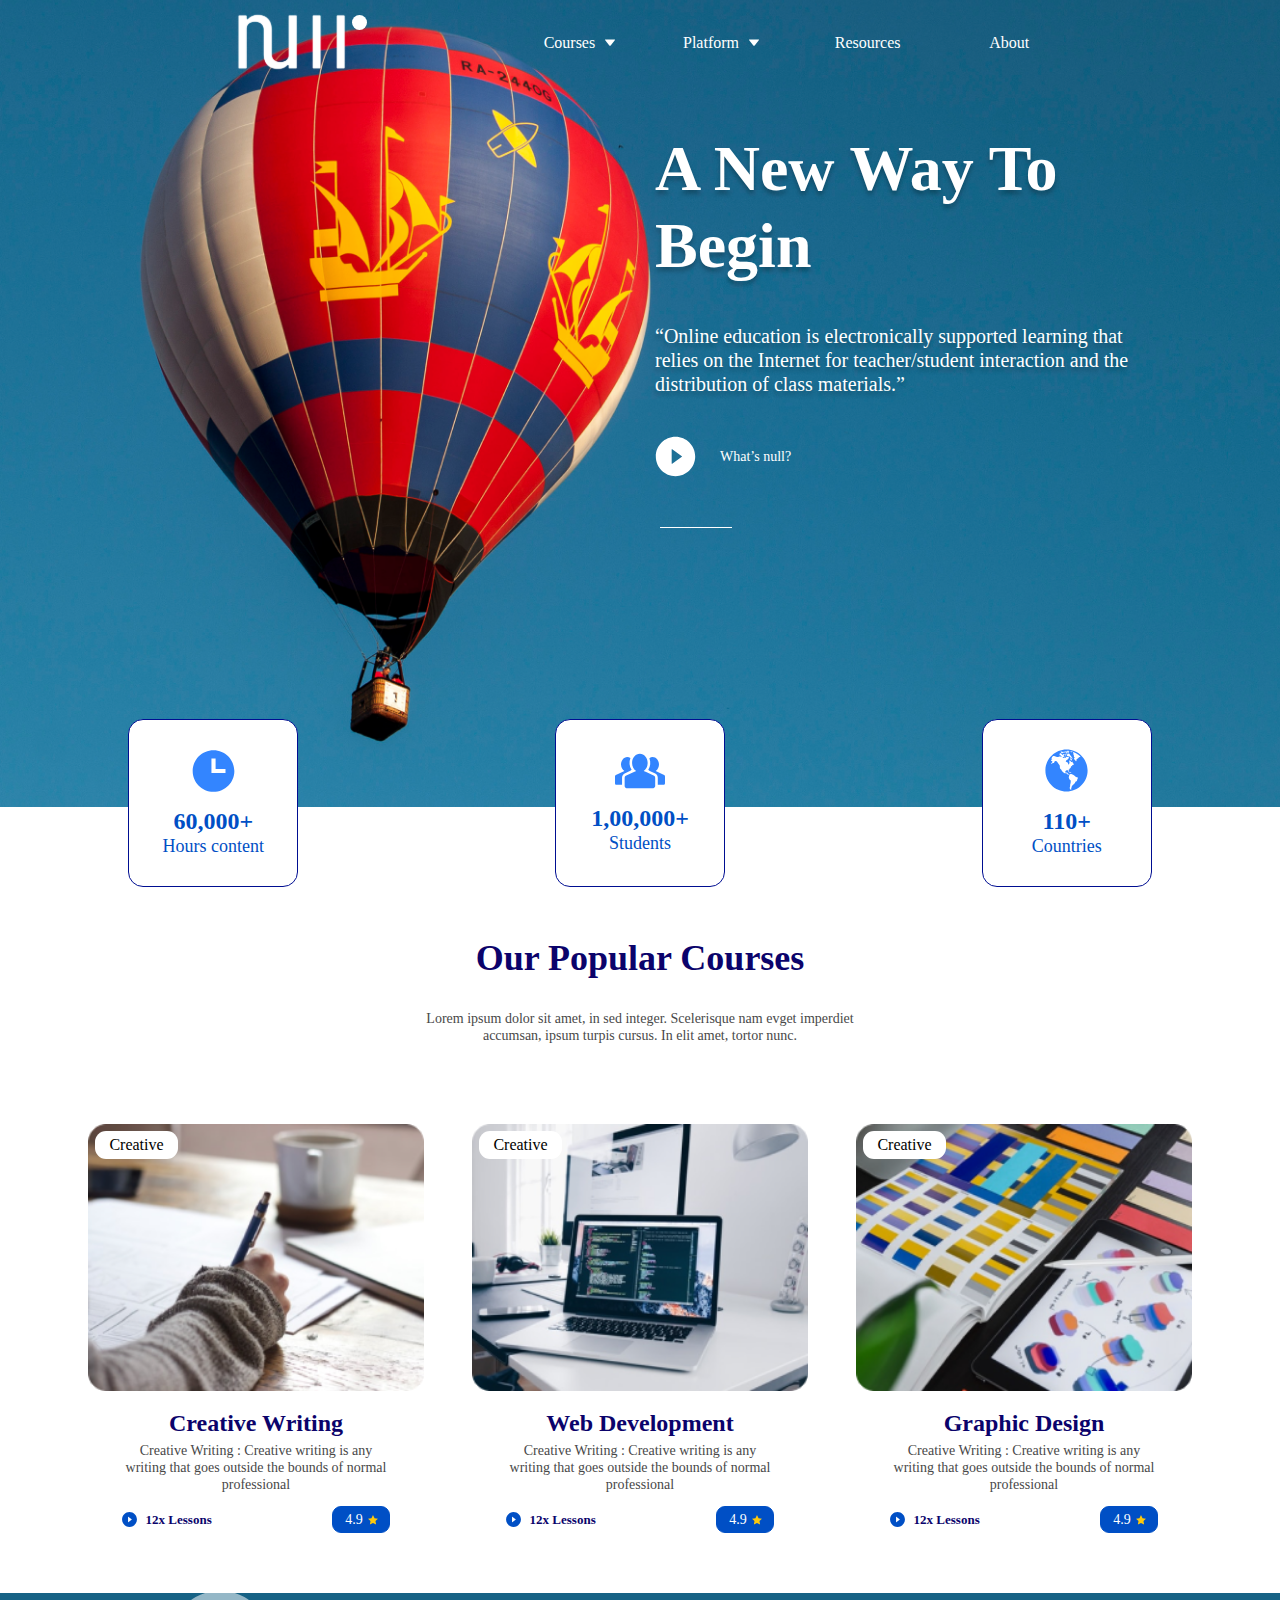
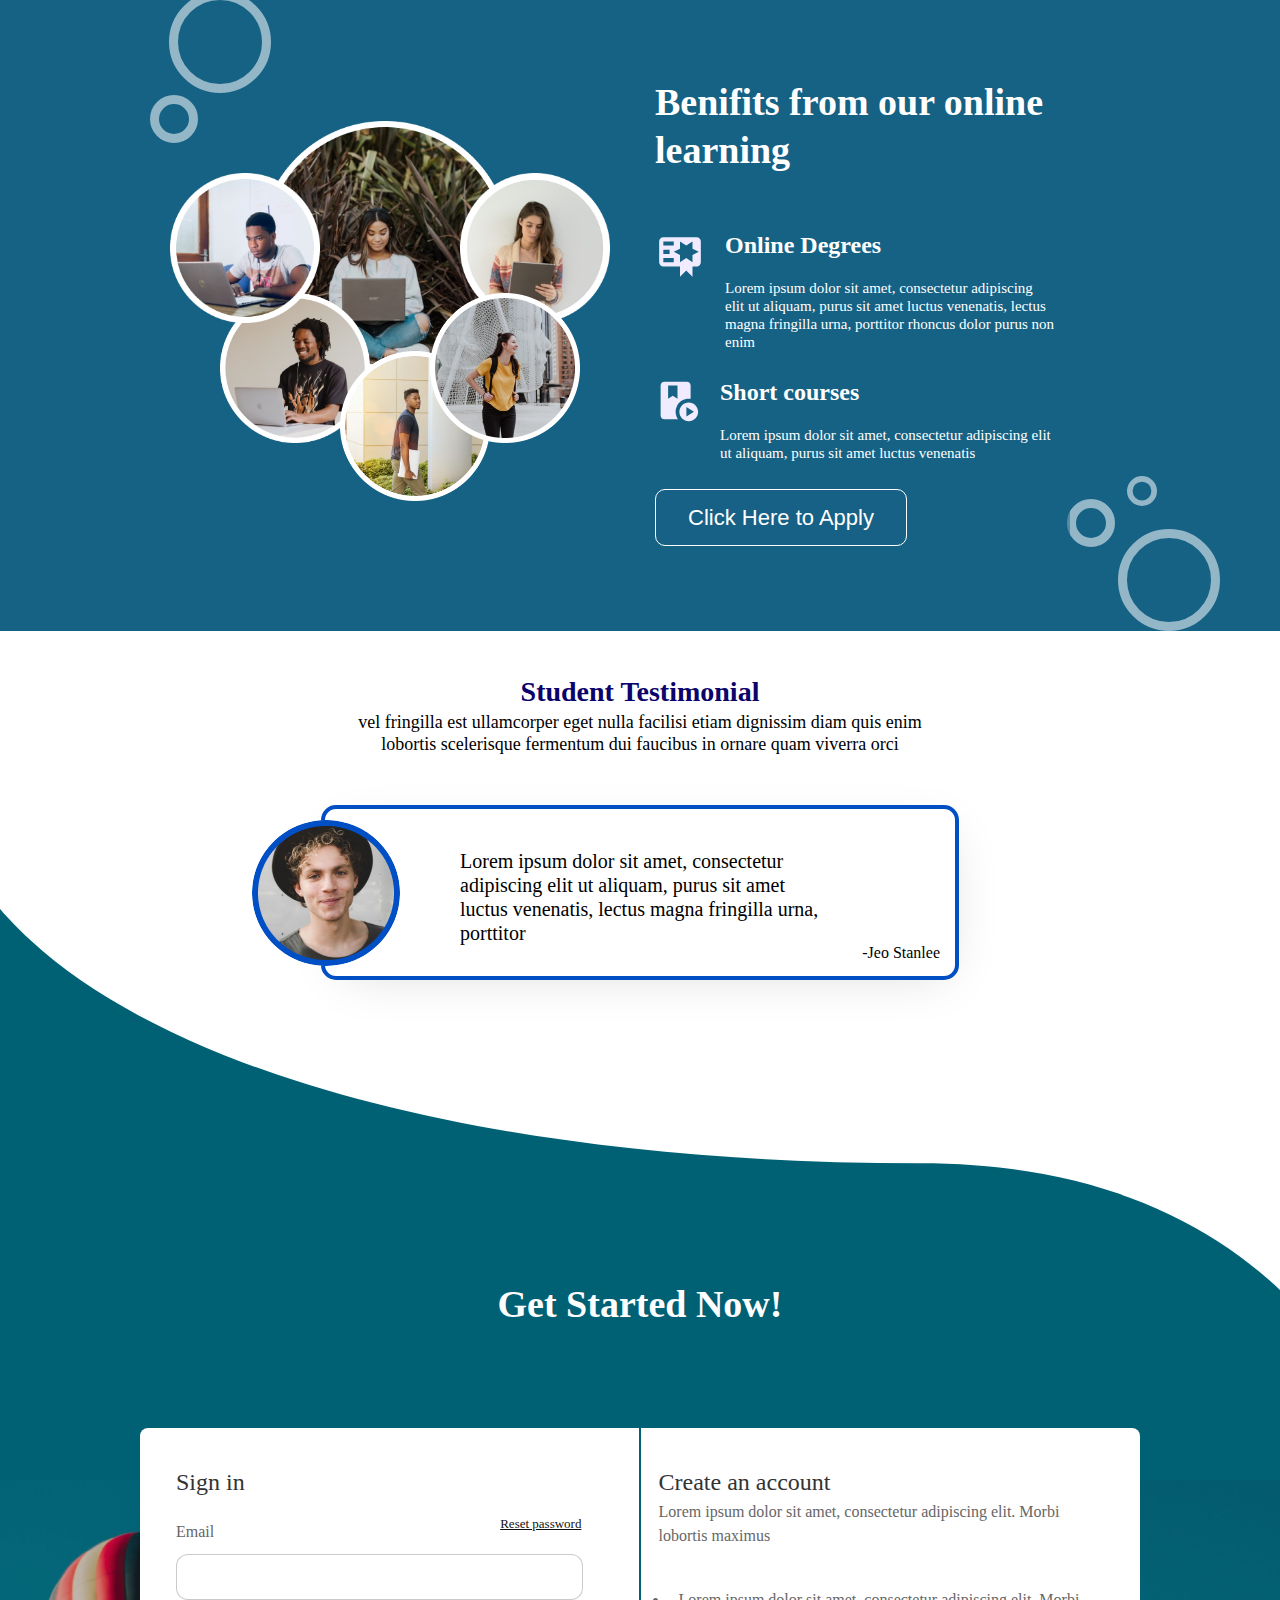
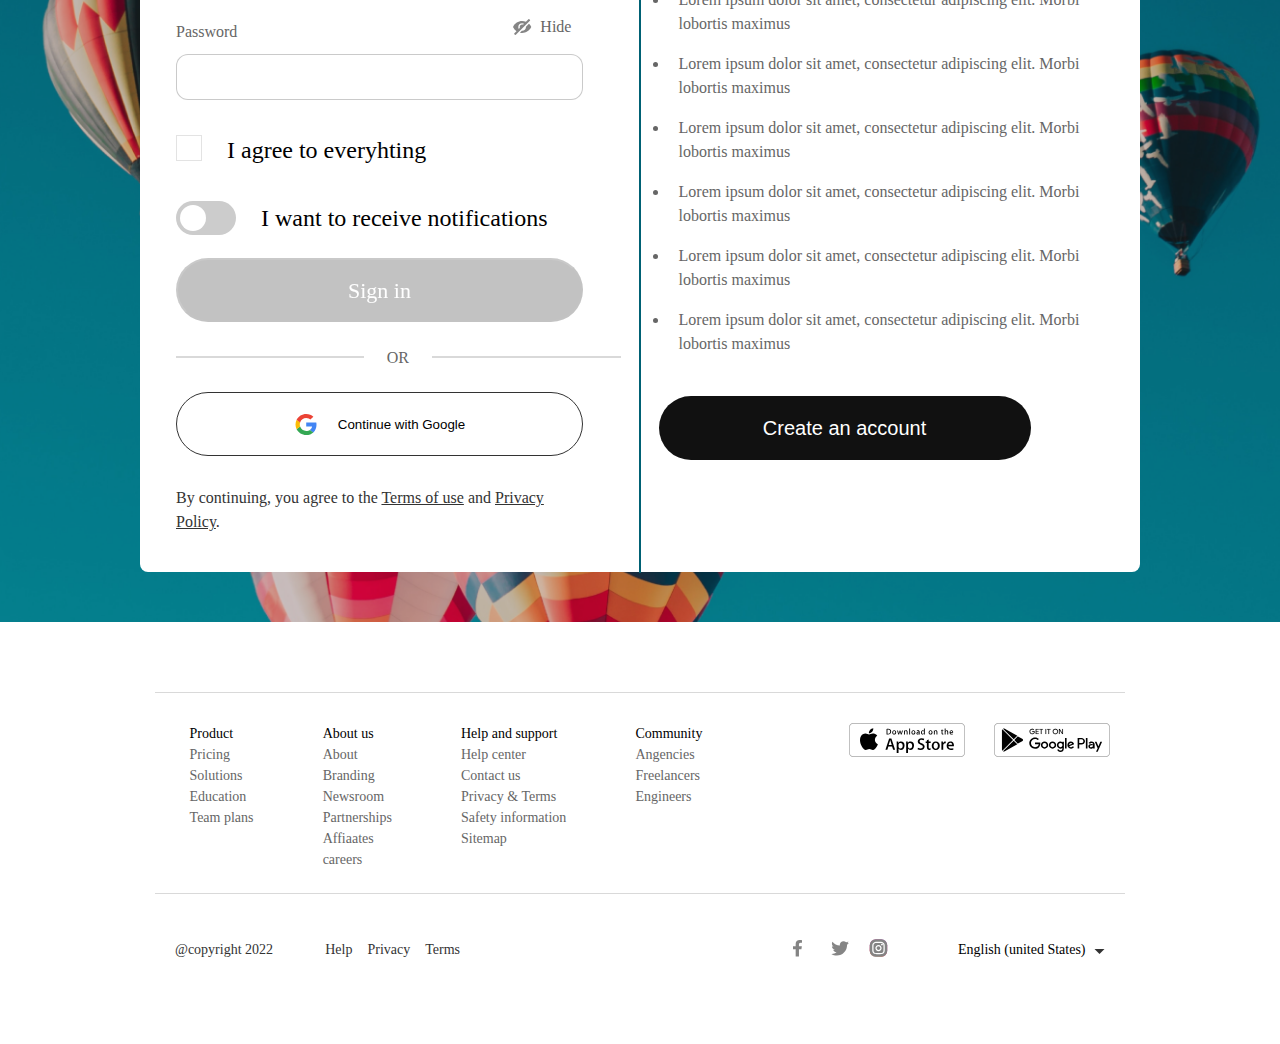
<file: index.html>
<!DOCTYPE html>
<html lang="en">
<head>
  <meta charset="UTF-8">
  <meta http-equiv="X-UA-Compatible" content="IE=edge">
  <meta name="viewport" content="width=device-width, initial-scale=1.0">
  <title>MockUp</title>
  <link rel="stylesheet" href="./css/style.css">
</head>
<body>
  <header>
    <div class="header">
      <div class="header__logo">
        <img src="./images/logo/logo.svg" alt="Logo">
        <img src="./images/logo/dote.svg" alt="Dote" class="header__logo--dote">
      </div>
      <nav class="header__navbar">
        <input id="menu-toggle" type="checkbox" />
        <label class='menu-button-container' for="menu-toggle">
          <div class='menu-button'></div>
        </label>
        <ul class="menu">
          <li>
            <input type="checkbox" id="consumer" />
            <label class="submenu" for="consumer">
              Courses
              <img src="./images/arrow.svg" alt="Arrow" class="menu__arrow">
            </label>
            <ul class="dropdown">
              <li>
                <a href="#">example 1</a>
              </li>
              <li>
                <a href="#">example 2</a>
              </li>
              <li>
                <a href="#">example 3</a>
              </li>
              </ul>
          </li>
          <li>
            <input type="checkbox" id="platform" />
            <label class="submenu" for="platform">
              Platform 
              <img src="./images/arrow.svg" alt="Arrow" class="menu__arrow">
            </label>
            <ul class="dropdown">
              <li>
                <a href="#">example 1</a>
              </li>
              <li>
                <a href="#">example 2</a>
              </li>
              <li>
                <a href="#">example 3</a>
              </li>
              </ul>
          </li>
          <li>Resources</li>
          <li>About</li>
        </ul>
      </nav>
    </div>
  </header>
  <main>
    <section class="introduce">
      <div class="introduce__wrapper">
        <h1>
          A New Way To Begin
        </h1>
        <p>
          “Online education is electronically supported learning that relies on the Internet for teacher/student interaction and the distribution of class materials.”
        </p>
        <div class="introduce__videoblock">
          <a href="https://www.youtube.com/" target="_blank">
            <img src="./images/iconVideo.svg" alt="Play video" class="introduce__videoblock--image">
            What’s null?
          </a>
        </div>
      </div>
      <div class="statistic">
        <div class="statistic__block">
          <img src="./images/introduce/clock.svg" alt="Clock" class="statistic__img">
          <h4 class="statistic__title">
            60,000+
          </h4>
          <h5 class="statistic__subtitle">
            Hours content
          </h5>
        </div>
        <div class="statistic__block">
          <img src="./images/introduce/people.svg" alt="People" class="statistic__img">
          <h4 class="statistic__title">
            1,00,000+
          </h4>
          <h5 class="statistic__subtitle">
            Students
          </h5>
        </div>
        <div class="statistic__block">
          <img src="./images/introduce/Earth.svg" alt="Earth" class="statistic__img">
          <h4 class="statistic__title">
            110+
          </h4>
          <h5 class="statistic__subtitle">
            Countries
          </h5>
        </div>
      </div>
    </section>
    <section class="courses">
      <h2>
        Our Popular Courses
      </h2>
      <p class="courses__subtitle">
        Lorem ipsum dolor sit amet, in sed integer. Scelerisque nam evget imperdiet accumsan, ipsum  turpis cursus. In elit amet, tortor nunc.
      </p>
      <div class="courses__content">
        <div class="course">
          <div class="course__image">
            <img src="./images/courses/writing.png" alt="Writing course">
            <div class="course__image--comment">
              Creative
            </div>
          </div>
          <h4>
            Creative Writing
          </h4>
          <p>
            Creative Writing : Creative writing is any writing that goes outside the bounds of normal professional 
          </p>
          <div class="course__footer">
            <div class="course__footer--lessons">
              <img src="./images/courses/courseVideo.svg" alt="Video player" class="course__footer--icon">
              12x Lessons
            </div>
            <div class="course__footer--evaluation">
              4.9
              <img src="./images/courses/star.svg" alt="Stars">
            </div>
          </div>
        </div>
        <div class="course">
          <div class="course__image">
            <img src="./images/courses/web.png" alt="Writing course">
            <div class="course__image--comment">
              Creative
            </div>
          </div>
          <h4>
            Web Development
          </h4>
          <p>
            Creative Writing : Creative writing is any writing that goes outside the bounds of normal professional 
          </p>
          <div class="course__footer">
            <div class="course__footer--lessons">
              <img src="./images/courses/courseVideo.svg" alt="Video player" class="course__footer--icon">
              12x Lessons
            </div>
            <div class="course__footer--evaluation">
              4.9
              <img src="./images/courses/star.svg" alt="Stars">
            </div>
          </div>
        </div>
        <div class="course">
          <div class="course__image">
            <img src="./images/courses/design.png" alt="Writing course">
            <div class="course__image--comment">
              Creative
            </div>
          </div>
          <h4>
            Graphic Design
          </h4>
          <p>
            Creative Writing : Creative writing is any writing that goes outside the bounds of normal professional 
          </p>
          <div class="course__footer">
            <div class="course__footer--lessons">
              <img src="./images/courses/courseVideo.svg" alt="Video player" class="course__footer--icon">
              12x Lessons
            </div>
            <div class="course__footer--evaluation">
              4.9
              <img src="./images/courses/star.svg" alt="Stars">
            </div>
          </div>
        </div>
      </div>
    </section>
    <section class="online">
      <div class="online__wrapper">
        <div class="online__block">
          <h2>
            Benifits from our online learning
          </h2>
          <div class="online__content">
            <img src="./images/online/degrees.svg" alt="Online Degrees">
            <div class="online__content--description">
              <h3>
                Online Degrees
              </h3>
              <p>
                Lorem ipsum dolor sit amet, consectetur adipiscing elit ut aliquam, purus sit amet luctus venenatis, lectus magna fringilla urna, porttitor rhoncus dolor purus non enim
              </p>
            </div>
          </div>
          <div class="online__content">
            <img src="./images/online/short.svg" alt="Short courses">
            <div class="online__content--description">
              <h3>
                Short courses
              </h3>
              <p>
                Lorem ipsum dolor sit amet, consectetur adipiscing elit ut aliquam, purus sit amet luctus venenatis
              </p>
            </div>
          </div>
          <button>
            Click Here to Apply
          </button>
        </div>
        <div class="bg">
          <div class="bg__circles">
            <div class="bg__circles--top">
              <img src="./images/online/circle-big.svg" alt="Big circle" class="circle__big">
              <img src="./images/online/circle-mid.svg" alt="Mid circle" class="circle__mid">
            </div>
            <div class="bg__circles--bottom">
              <img src="./images/online/circle-big.svg" alt="Big circle" class="circle__big">
              <img src="./images/online/circle-mid.svg" alt="Mid circle" class="circle__mid">
              <img src="./images/online/circle-lit.svg" alt="Little circle" class="circle__lit">
            </div>
          </div>
          <div class="bg__users">
            <img src="./images/online/users/user-first.png" alt="User" class="bg__users--block bg__user--first">
            <img src="./images/online/users/user-second.png" alt="User" class="bg__users--block bg__user--second">
            <img src="./images/online/users/user-third.png" alt="User" class="bg__users--block bg__user--third">
            <img src="./images/online/users/user-fourth.png" alt="User" class="bg__users--block bg__user--fourth">
            <img src="./images/online/users/user-fifth.png" alt="User" class="bg__users--block bg__user--fifth">
            <img src="./images/online/users/user-sixth.png" alt="User" class="bg__users--block bg__user--sixth">
          </div>
        </div>
      </div>
    </section>
    <section class="testimonial">
      <h2>
        Student Testimonial
      </h2>
      <p class="testimonial__subtitle">
        vel fringilla est ullamcorper eget nulla facilisi etiam dignissim diam quis enim lobortis scelerisque fermentum dui faucibus in ornare quam viverra orci
      </p>
      <div class="testimonial__block">
        <img src="./images/testimonial/user.jpg" alt="User">
        <p>
          Lorem ipsum dolor sit amet, consectetur adipiscing elit ut aliquam, purus sit amet luctus venenatis, lectus magna fringilla urna, porttitor
        </p>
        <h5>
          -Jeo Stanlee
        </h5>
      </div>
    </section>
    <section class="start">
      <div class="start__wrapper">
        <img src="./images/start/start_bg.png" alt="Balloons">
      </div>
      <h2>Get Started Now!</h2>
      <div class="start__block">
        <div class="start__form">
          <h3>Sign in</h3>
          <form action="submit" class="form">
            <h5>Reset password</h5>
            <p class="form__text">
              Email
            </p>
            <input type="email" name="email">
            <div class="form__password--wrapper">
              <p class="form__text">
                Password
              </p>
              <p class="form__password--subtitle" class="form__text">
                <img src="./images/hidden.svg" alt="Hidden">
                Hide
              </p>
            </div>
            <input type="password" name="email">
            <label class="start__form--label">
              <input type="checkbox" name="agreement" id="agreement">
              <label class="start__form--checkbox" for="agreement"></label>
              I agree to everyhting
            </label>
            <div class="slider__container"> 
              <label class="slider__switch" for="checkbox">
                <input type="checkbox" id="checkbox" />
                <div class="slider__slider slider__round"></div> 
              </label>
              <p>I want to receive notifications</p>
            </div>
            <button class="start__form--btn" disabled>
              Sign in
            </button>
          </form>
          <span class="start__form--line">
            <div class="start__form--or">OR</div>
          </span>
          <button class="start__form--google">
            <img src="./images/start/google.svg" alt="Google">
            Continue with Google
          </button>
          <p class="start__form--text">
            By continuing, you agree to the <a href="#">Terms of use</a> and <a href="#">Privacy Policy</a>. 
          </p>
        </div>
        <span class="start__line"></span>
        <aside class="start__account">
          <h3>
            Create an account
          </h3>
          <p>
            Lorem ipsum dolor sit amet, consectetur adipiscing elit. Morbi lobortis maximus 
          </p>
          <ul>
            <li>
              Lorem ipsum dolor sit amet, consectetur adipiscing elit. Morbi lobortis maximus 
            </li>
            <li>
              Lorem ipsum dolor sit amet, consectetur adipiscing elit. Morbi lobortis maximus 
            </li>
            <li>
              Lorem ipsum dolor sit amet, consectetur adipiscing elit. Morbi lobortis maximus 
            </li>
            <li>
              Lorem ipsum dolor sit amet, consectetur adipiscing elit. Morbi lobortis maximus 
            </li>
            <li>
              Lorem ipsum dolor sit amet, consectetur adipiscing elit. Morbi lobortis maximus 
            </li>
            <li>
              Lorem ipsum dolor sit amet, consectetur adipiscing elit. Morbi lobortis maximus 
            </li>
          </ul>
          <button class="start__account-btn">
            Create an account
          </button>
        </aside>
      </div>
    </section>
  </main>
  <footer>
    <div class="footer__main">
      <div class="footer__content">
        <div class="footer__block">
          <h5>Product</h5>
          <label for="product">
            Product
          </label>
          <input type="checkbox" name="product" id="product" />
          <ul>
            <a href="#">Pricing</a>
            <a href="#">Solutions</a>
            <a href="#">Education</a>
            <a href="#">Team plans</a>
          </ul>
        </div>
        <div class="footer__block">
          <h5>About us</h5>
          <label for="aboutUs">
            About us
          </label>
          <input type="checkbox" name="product" id="aboutUs" />
          <ul>
            <a href="#">About</a>
            <a href="#">Branding</a>
            <a href="#">Newsroom</a>
            <a href="#">Partnerships</a>
            <a href="#">Affiaates</a>
            <a href="#">careers</a>
          </ul>
        </div>
        <div class="footer__block">
          <h5>Help and support</h5>
          <label for="helpAndSupport">
            Help and support
          </label>
          <input type="checkbox" name="product" id="helpAndSupport" />
          <ul>
            <a href="#">Help center</a>
            <a href="#">Contact us</a>
            <a href="#">Privacy & Terms</a>
            <a href="#">Safety information</a>
            <a href="#">Sitemap</a>
          </ul>
        </div>
        <div class="footer__block">
          <h5>Community</h5>
          <label for="community">
            Community
          </label>
          <input type="checkbox" name="product" id="community" />
          <ul>
            <a href="#">Angencies</a>
            <a href="#">Freelancers</a>
            <a href="#">Engineers</a>
          </ul>
        </div>
      </div>
      <div class="footer__btns">
        <a>
          <img src="./images/footer/appStore.svg" alt="App Store">
        </a>
        <a>
          <img src="./images/footer/googlePlay.svg" alt="Google Play">
        </a>
      </div>
    </div>
    <div class="footer__footer">
      <div class="footer__footer--copyright">
        <p>
          @copyright 2022
        </p>
        <div>
          <a href="#">Help</a>
          <a href="#">Privacy</a>
          <a href="#">Terms</a>
        </div>
      </div>
      <div class="footer__footer--interactive">
        <div>
          <a href="https://www.facebook.com/" target="_blank">
            <img src="./images/footer/facebook.svg" alt="facebook">
          </a>
          <a href="https://twitter.com/" target="_blank">
            <img src="./images/footer/twitter.svg" alt="twitter">
          </a>
          <a href="https://www.instagram.com/" target="_blank">
            <img src="./images/footer/instagram.svg" alt="instagram">
          </a>
        </div>
        <div class="footer__footer--language">
          <label for="language" class="footer__footer--checkbox">
            English (united States)
            <img src="./images/footer/arrow.svg" alt="arrow">
          </label>
          <input type="checkbox" name="language" id="language">
          <ul>
            <li>English (united States)</li>
            <li>English (Great Britain)</li>
            <li>Ukrainian</li>
          </ul>
        </div>
      </div>
    </div>
  </footer>
</body>
</html>
</file>
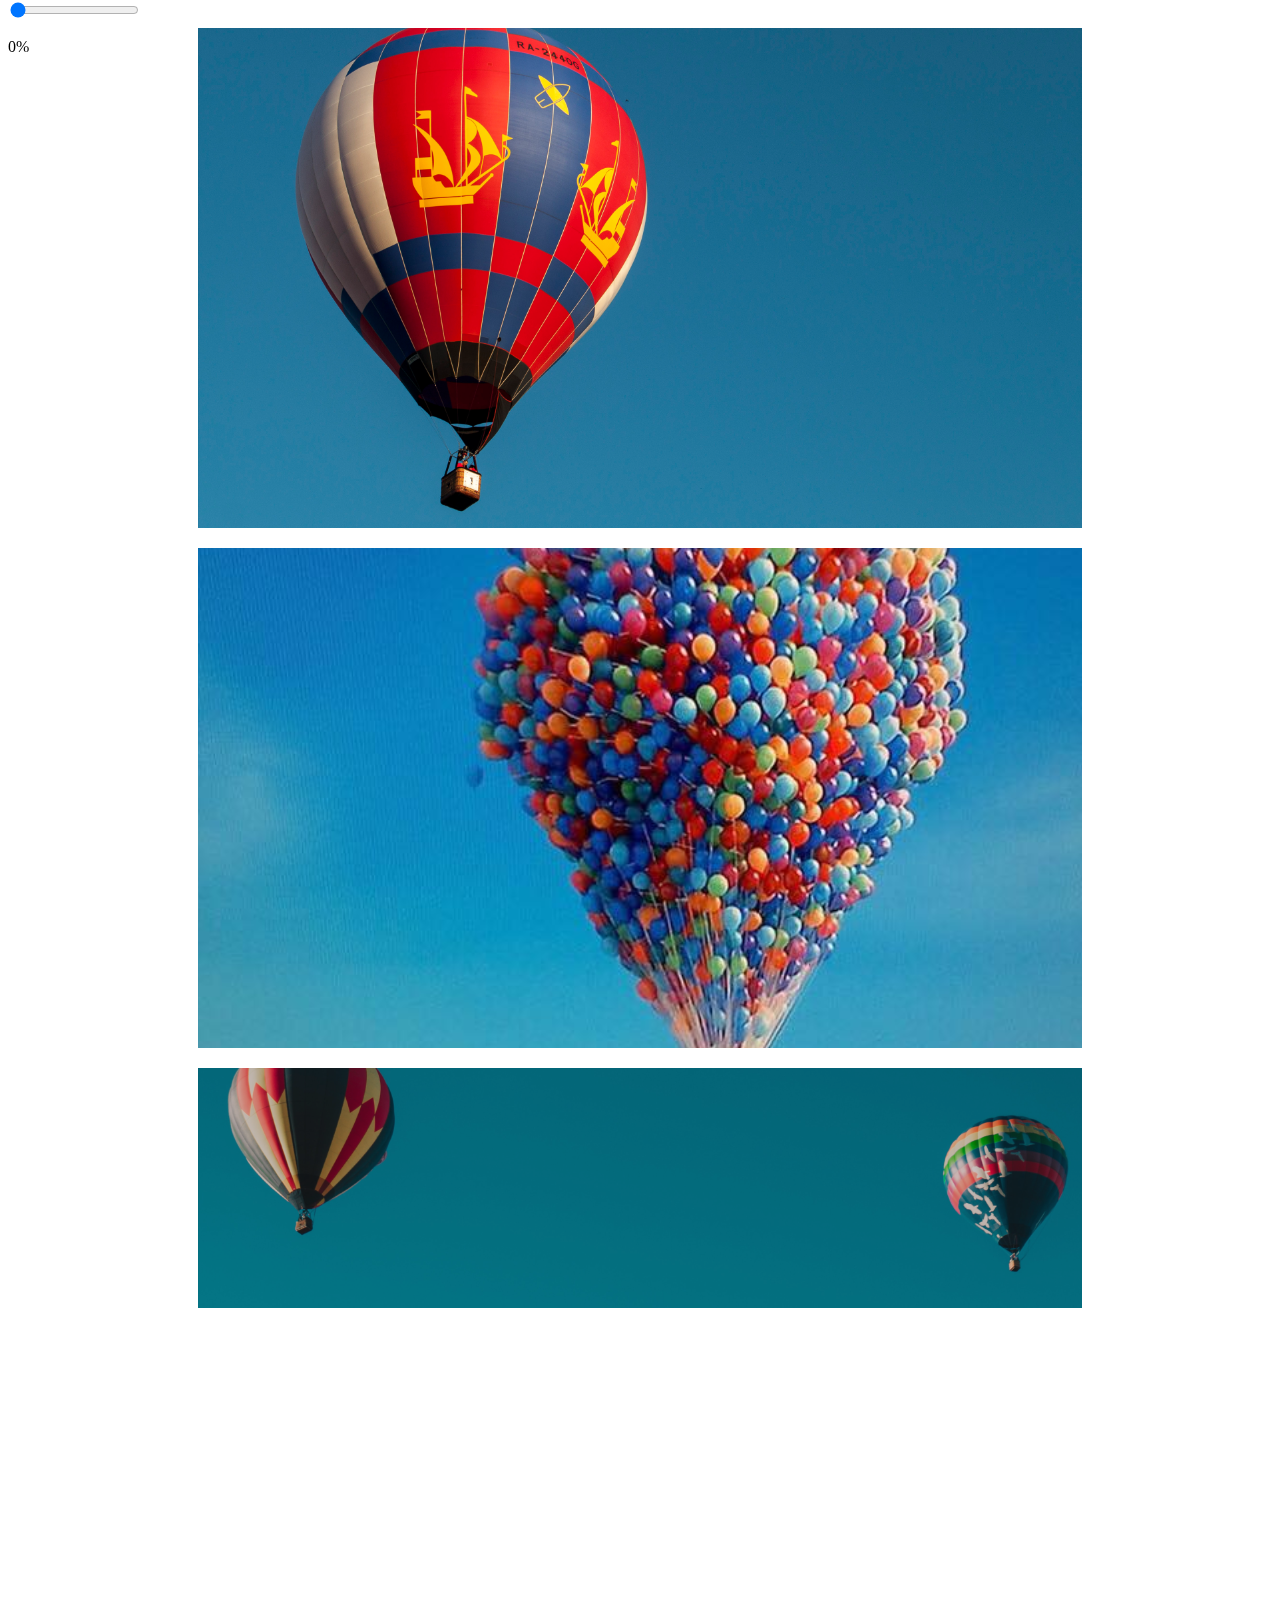
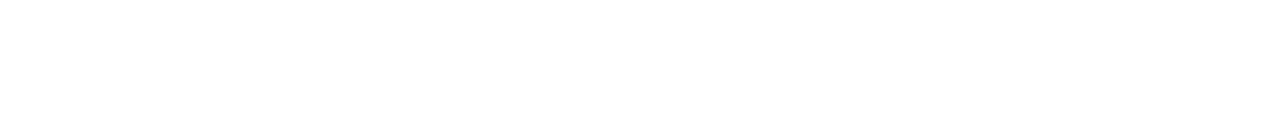
<file: JS-task-1/index.html>
<!DOCTYPE html>
<html lang="en">
<head>
  <meta charset="UTF-8">
  <meta http-equiv="X-UA-Compatible" content="IE=edge">
  <meta name="viewport" content="width=device-width, initial-scale=1.0">
  <link rel="stylesheet" href="./style.css">
  <title>JS task</title>
</head>
<body>
  <header>
    <div id="header">
      <input type="range" name="range" id="range" min="0" max="100">
      <p id="percent"></p>
    </div>
    <img src="./img/star-icon.png" alt="star" id="star">
  </header>
  <div class="block">
    <div class="block__element--1"></div>
    <div class="block__element--2"></div>
    <div class="block__element--3"></div>
  </div>
  <script src="./js/main.js"></script>
</body>
</html>
</file>
<file: css/style.css>
@charset "UTF-8";
html, body, div, span, applet, object, iframe,
h1, h2, h3, h4, h5, h6, p, blockquote, pre,
a, abbr, acronym, address, big, cite, code,
del, dfn, em, img, ins, kbd, q, s, samp,
small, strike, strong, sub, sup, tt, var,
b, u, i, center,
dl, dt, dd, ol, ul, li,
fieldset, form, label, legend,
table, caption, tbody, tfoot, thead, tr, th, td,
article, aside, canvas, details, embed,
figure, figcaption, footer, header, hgroup,
menu, nav, output, ruby, section, summary,
time, mark, audio, video {
  margin: 0;
  padding: 0;
  border: 0;
  font-size: 100%;
  font: inherit;
  vertical-align: baseline;
}

/* HTML5 display-role reset for older browsers */
article, aside, details, figcaption, figure,
footer, header, hgroup, menu, nav, section {
  display: block;
}

body {
  line-height: 1;
}

ol, ul {
  list-style: none;
}

blockquote, q {
  quotes: none;
}

blockquote:before, blockquote:after,
q:before, q:after {
  content: "";
  content: none;
}

table {
  border-collapse: collapse;
  border-spacing: 0;
}

.header {
  display: flex;
  justify-content: space-between;
  align-items: center;
  padding: 10px 10px;
  width: 100%;
  position: fixed;
  box-sizing: border-box;
  z-index: 1;
  background-color: rgba(22, 98, 133, 0.7);
}
.header li, .header label {
  cursor: pointer;
}
.header .header__logo {
  display: flex;
  align-items: flex-start;
}
.header .header__logo--dote {
  padding: 5px 0;
}

@media (min-width: 768px) {
  .header {
    position: absolute;
    background: none;
  }
  .header__logo {
    margin-left: 40px;
  }
}
@media (min-width: 992px) {
  .header__logo {
    margin-left: 80px;
  }
}
@media (min-width: 1200px) {
  .header {
    position: absolute;
    max-width: 1000px;
    left: calc(50% - 500px);
  }
}
.top-nav {
  display: flex;
  flex-direction: row;
  align-items: center;
  justify-content: space-between;
  background-color: #00BAF0;
  background: linear-gradient(to left, #f46b45, #eea849);
  color: #FFF;
  height: 50px;
  padding: 1em;
}

.menu {
  display: flex;
  flex-direction: row;
  list-style-type: none;
  margin: 0;
  padding: 0;
}
.menu__arrow {
  margin: 10px;
}
.menu li {
  margin: 0 1rem;
  overflow: hidden;
  align-items: center;
}

.menu-button-container {
  display: none;
  height: 100%;
  width: 30px;
  cursor: pointer;
  flex-direction: column;
  justify-content: center;
  align-items: center;
}

#menu-toggle {
  display: none;
}

.menu-button,
.menu-button::before,
.menu-button::after {
  display: block;
  background-color: #fff;
  position: absolute;
  height: 4px;
  width: 30px;
  transition: transform 400ms cubic-bezier(0.23, 1, 0.32, 1);
  border-radius: 2px;
}

.menu-button::before {
  content: "";
  margin-top: -8px;
}

.menu-button::after {
  content: "";
  margin-top: 8px;
}

#menu-toggle:checked + .menu-button-container .menu-button::before {
  margin-top: 0px;
  transform: rotate(405deg);
}

#menu-toggle:checked + .menu-button-container .menu-button {
  background: rgba(255, 255, 255, 0);
}

#menu-toggle:checked + .menu-button-container .menu-button::after {
  margin-top: 0px;
  transform: rotate(-405deg);
}

.menu-button-container {
  display: flex;
}

.menu {
  position: absolute;
  top: 30px;
  margin-top: 50px;
  left: 0;
  flex-direction: column;
  width: 100%;
  justify-content: center;
  align-items: center;
}
.menu li {
  position: relative;
  display: flex;
  justify-content: center;
  margin: 0;
  padding: 0.5em 0;
  width: 100%;
  color: white;
  background-color: #222;
}

#menu-toggle ~ .menu li {
  height: 0;
  margin: 0;
  padding: 0;
  border: 0;
  transition: height 400ms cubic-bezier(0.23, 1, 0.32, 1);
}

#menu-toggle:checked ~ .menu li {
  border: 1px solid #333;
  height: 2.5em;
  padding: 0.5em;
  transition: height 400ms cubic-bezier(0.23, 1, 0.32, 1);
  overflow: visible;
}

.menu > li:not(:last-child) {
  border-bottom: 1px solid #444;
}

#consumer, #platform {
  display: none;
}

#consumer ~ .dropdown li,
#platform ~ .dropdown li {
  display: none;
  height: 0;
  margin: 0;
  padding: 0;
  border: 0;
  transition: height 400ms cubic-bezier(0.23, 1, 0.32, 1);
  overflow: hidden;
}

#consumer:checked ~ .dropdown li,
#platform:checked ~ .dropdown li {
  display: flex;
  border: 1px solid #333;
  height: 2.5em;
  padding: 0.5em;
  transition: height 400ms cubic-bezier(0.23, 1, 0.32, 1);
  overflow: visible;
}

.submenu {
  display: flex;
  align-items: center;
}

.dropdown {
  position: absolute;
  display: flex;
  top: 100%;
  z-index: 1;
  left: 0;
  flex-direction: column;
  width: 100%;
  justify-content: center;
  align-items: center;
}
.dropdown li {
  margin: 0 1rem;
  display: flex;
  justify-content: center;
  overflow: hidden;
  align-items: center;
  width: 90%;
  background-color: rgb(0, 0, 0);
}
.dropdown li a {
  color: white;
  text-decoration: none;
  cursor: pointer;
}

@media (min-width: 768px) {
  .menu-button-container {
    display: none;
  }
  .menu {
    position: relative;
    display: flex;
    flex-direction: row;
    justify-content: space-around;
    margin-top: 0;
    padding: 25px 50px;
    box-sizing: border-box;
    top: 0;
  }
  .menu li {
    overflow: visible;
    height: auto;
    width: 100%;
    color: white;
    background-color: rgba(0, 0, 0, 0);
  }
  .header__navbar {
    position: relative;
    width: 68%;
    height: auto;
  }
  .dropdown {
    position: absolute;
    top: 0.7rem;
  }
  .dropdown li {
    margin: 0 1rem;
    display: flex;
    justify-content: center;
    overflow: hidden;
    align-items: center;
    width: 80%;
    background-color: rgba(22, 98, 133, 0.9);
  }
  .dropdown li a {
    color: white;
    text-decoration: none;
    cursor: pointer;
  }
}
main {
  font-family: "Lato";
  font-style: normal;
}

.introduce {
  background-color: #166285;
  position: relative;
}
.introduce__wrapper {
  position: relative;
  padding: 130px 15px 310px;
}
.introduce h1 {
  width: 100%;
  font-weight: 700;
  font-size: 34px;
  line-height: 37px;
  color: #FFFFFF;
  text-shadow: 0px 4px 4px rgba(0, 0, 0, 0.25);
}
.introduce p {
  margin-top: 20px;
  width: 100%;
  font-weight: 200;
  font-size: 20px;
  line-height: 24px;
  color: #FFFFFF;
  text-shadow: 0px 4px 4px rgba(0, 0, 0, 0.25);
}
.introduce__videoblock img {
  margin-right: 24px;
}
.introduce__videoblock a {
  font-weight: 400;
  font-size: 14px;
  line-height: 17px;
  color: #FFFFFF;
  margin: 20px 0;
  display: flex;
  justify-content: start;
  align-items: center;
  text-decoration: none;
  cursor: pointer;
}

.statistic {
  position: absolute;
  left: calc((100% - 168px) / 2);
  bottom: -310px;
  display: flex;
  flex-direction: column;
  justify-content: center;
}
.statistic__block {
  width: 168px;
  height: 166px;
  margin: 20px 0;
  display: flex;
  justify-content: center;
  flex-direction: column;
  align-items: center;
  background: #FFFFFF;
  border: 1px solid #000E91;
  -webkit-backdrop-filter: blur(2px);
          backdrop-filter: blur(2px);
  border-radius: 15px;
  color: #004FC5;
}
.statistic__block h4 {
  margin-top: 15px;
  font-weight: 800;
  font-size: 24px;
  line-height: 29px;
}
.statistic__block h5 {
  font-family: "Roboto";
  font-style: normal;
  font-weight: 500;
  font-size: 18px;
  line-height: 21px;
}

@media (min-width: 768px) {
  .introduce {
    position: relative;
    background-image: url("../images/bg-introduce.png");
    background-position: center;
    background-size: cover;
    background-repeat: no-repeat;
  }
  .introduce__wrapper {
    width: 50%;
    left: 50%;
    box-sizing: border-box;
  }
  .introduce__wrapper::after {
    content: " ";
    position: absolute;
    width: 72px;
    height: 0.5px;
    background-color: #fff;
    left: 20px;
  }
  .introduce h1 {
    font-size: 64px;
    line-height: 77px;
  }
  .statistic {
    flex-direction: row;
    justify-content: space-around;
    width: 100%;
    left: 0;
    bottom: -100px;
  }
}
@media (min-width: 992px) {
  .introduce__wrapper {
    width: 40%;
  }
  .introduce__wrapper::after {
    bottom: 280px;
  }
  .introduce__wrapper p {
    margin: 40px 0;
  }
}
.courses {
  padding: 330px 15px 30px;
  display: flex;
  justify-content: center;
  flex-direction: column;
}
.courses h2 {
  margin-bottom: 30px;
  text-align: center;
  font-weight: 800;
  font-size: 36px;
  line-height: 43px;
  color: #0B036B;
}
.courses__subtitle {
  margin-bottom: 80px;
  font-style: normal;
  font-weight: 400;
  font-size: 14px;
  line-height: 17px;
  text-align: center;
  color: #484848;
}
.courses__content {
  display: flex;
  flex-direction: column;
  justify-content: center;
}

.course {
  display: flex;
  flex-direction: column;
  margin-bottom: 30px;
}
.course__image {
  position: relative;
}
.course__image img {
  width: 100%;
}
.course__image--comment {
  position: absolute;
  top: 7px;
  left: 7px;
  width: 83px;
  height: 28px;
  background: #FFFFFF;
  border-radius: 11px;
  display: flex;
  justify-content: center;
  align-items: center;
}
.course h4 {
  margin-top: 15px;
  font-weight: 700;
  font-size: 24px;
  line-height: 29px;
  color: #0B036B;
  text-align: center;
}
.course p {
  width: 80%;
  margin: 4px auto 13px;
  text-align: center;
  font-weight: 400;
  font-size: 14px;
  line-height: 17px;
  text-align: center;
  color: #484848;
}
.course__footer {
  display: flex;
  justify-content: space-between;
  align-items: center;
  width: 80%;
  margin: auto;
}
.course__footer--lessons {
  display: flex;
  justify-content: space-between;
  align-items: center;
  font-weight: 700;
  font-size: 13px;
  line-height: 16px;
  color: #0B036B;
}
.course__footer--lessons img {
  margin-right: 9px;
}
.course__footer--evaluation {
  width: 56px;
  height: 25px;
  background: #004FC5;
  border: 0.8px solid #004FC5;
  border-radius: 9px;
  display: flex;
  justify-content: center;
  align-items: center;
  color: #FFFFFF;
  font-weight: 400;
  font-size: 14px;
  line-height: 17px;
}
.course__footer--evaluation img {
  margin-left: 5px;
}

@media (min-width: 768px) {
  .courses {
    padding-top: 130px;
  }
  .courses__subtitle {
    margin-left: 30%;
    width: 40%;
  }
  .courses__content {
    width: 50%;
    margin: auto;
  }
}
@media (min-width: 992px) {
  .courses__content {
    flex-direction: row;
    justify-content: space-evenly;
    width: 100%;
  }
  .course {
    width: 28%;
  }
}
@media (min-width: 1200px) {
  .courses {
    max-width: 1200px;
    margin: auto;
  }
}
@keyframes zoomIn {
  from {
    width: 20%;
    z-index: 2;
  }
  to {
    width: 30%;
    z-index: 10;
  }
}
@keyframes zoomInMain {
  from {
    width: 40%;
  }
  to {
    width: 50%;
  }
}
.online {
  position: relative;
  background-color: #166285;
}
.online__wrapper {
  position: relative;
  z-index: 0;
  width: 100%;
  overflow: hidden;
}
.online .bg {
  position: absolute;
  width: 100%;
  height: 100%;
  left: 0;
  top: 0;
}
.online .bg__users {
  display: none;
}
.online .bg__circles--top {
  position: absolute;
  left: 0;
  top: 0;
}
.online .bg__circles--top .circle__big {
  position: absolute;
  left: 29px;
  top: -2px;
  z-index: 0;
}
.online .bg__circles--top .circle__mid {
  position: absolute;
  left: 10px;
  top: 102px;
  z-index: 0;
}
.online .bg__circles--bottom {
  position: absolute;
  right: 0;
  bottom: 0;
}
.online .bg__circles--bottom .circle__big {
  position: absolute;
  right: -80px;
  bottom: 0;
  z-index: 0;
}
.online .bg__circles--bottom .circle__mid {
  position: absolute;
  right: 25px;
  bottom: 84px;
  z-index: 0;
}
.online .bg__circles--bottom .circle__lit {
  position: absolute;
  right: -17px;
  bottom: 125px;
  z-index: 0;
}
.online__block {
  position: relative;
  z-index: 1;
  padding: 85px 15px;
  background-color: rgba(22, 98, 133, 0.5);
}
.online__block h2 {
  font-weight: 900;
  font-size: 38px;
  line-height: 48px;
  color: #FFFFFF;
  margin-bottom: 57px;
}
.online__block button {
  box-sizing: border-box;
  width: 90%;
  max-width: 252px;
  height: 57px;
  border: 1px solid #FFFFFF;
  border-radius: 10px;
  font-weight: 400;
  font-size: 22px;
  line-height: 26px;
  color: #FFFFFF;
  background-color: rgba(22, 98, 133, 0.8);
  cursor: pointer;
  margin: auto;
}
.online__content {
  display: flex;
  align-items: flex-start;
}
.online__content img {
  margin-right: 20px;
}
.online__content--description {
  margin-bottom: 27px;
}
.online__content--description h3 {
  margin-bottom: 19px;
  font-weight: 700;
  font-size: 24px;
  line-height: 29px;
  color: #FFFFFF;
}
.online__content--description p {
  font-weight: 400;
  font-size: 15px;
  line-height: 18px;
  color: #FFFFFF;
}

@media (min-width: 992px) {
  .online__wrapper {
    position: relative;
  }
  .online .bg__users {
    position: absolute;
    display: block;
    width: 300px;
    height: 300px;
    left: 0;
    right: 0;
    width: 500px;
    height: 100%;
  }
  .online .bg__users--block {
    position: absolute;
    width: 50%;
  }
  .online .bg__user--first {
    right: 130px;
    bottom: 260px;
    animation-name: zoomInMain;
    animation-duration: 8s;
    animation-iteration-count: infinite;
    animation-fill-mode: forwards;
  }
  .online .bg__user--second {
    left: 80px;
    top: 300px;
    width: 30%;
    animation-name: zoomIn;
    animation-duration: 8s;
    animation-delay: 1.5s;
    animation-iteration-count: infinite;
    animation-fill-mode: forwards;
  }
  .online .bg__user--third {
    left: 200px;
    bottom: 130px;
    width: 30%;
    animation-name: zoomIn;
    animation-duration: 8s;
    animation-delay: 4.5s;
    animation-iteration-count: infinite;
    animation-fill-mode: forwards;
  }
  .online .bg__user--fourth {
    left: 30px;
    top: 180px;
    width: 30%;
    animation-name: zoomIn;
    animation-duration: 8s;
    animation-delay: 6s;
    animation-iteration-count: infinite;
    animation-fill-mode: forwards;
  }
  .online .bg__user--fifth {
    right: 30px;
    top: 180px;
    width: 30%;
    animation-name: zoomIn;
    animation-duration: 8s;
    animation-delay: 3s;
    animation-iteration-count: infinite;
    animation-fill-mode: forwards;
  }
  .online .bg__user--sixth {
    right: 60px;
    top: 300px;
    width: 30%;
    animation-name: zoomIn;
    animation-duration: 8s;
    animation-delay: 7s;
    animation-iteration-count: infinite;
    animation-fill-mode: forwards;
  }
  .online__block {
    width: 40%;
    left: 50%;
  }
}
@media (min-width: 1200px) {
  .online__wrapper {
    max-width: 1000px;
    margin: auto;
    z-index: 0;
    overflow: visible;
  }
}
.testimonial {
  padding: 42px 15px 0;
}
.testimonial h2 {
  font-weight: 900;
  font-size: 28px;
  line-height: 38px;
  color: #0B036B;
  text-align: center;
}
.testimonial p {
  margin: 42px 0 53px;
  font-weight: 400;
  font-size: 18px;
  line-height: 22px;
  text-align: center;
  color: #000000;
}
.testimonial__block {
  margin-top: 100px;
  padding: 60px 15px 15px;
  position: relative;
  background: #FFFFFF;
  border: 4px solid #004FC5;
  box-shadow: 5px 11px 52px -18px rgba(0, 0, 0, 0.15);
  border-radius: 15px;
}
.testimonial__block p {
  width: 90%;
  font-weight: 400;
  font-size: 20px;
  line-height: 24px;
  color: #000000;
  text-align: left;
}
.testimonial__block img {
  top: -73px;
  left: calc((100% - 146px) / 2);
  position: absolute;
  width: -moz-max-content;
  width: max-content;
  height: auto;
  border-radius: 50%;
}
.testimonial__block h5 {
  text-align: right;
}

@media (min-width: 768px) {
  .testimonial p {
    width: 60%;
    margin: auto;
  }
  .testimonial__block {
    width: 60%;
    margin: auto;
    margin-top: 50px;
    padding-top: 40px;
  }
  .testimonial img {
    top: calc(50% - 73px);
    left: -73px;
  }
}
@media (min-width: 992px) {
  .testimonial p {
    max-width: 600px;
    margin: auto;
  }
  .testimonial__block {
    max-width: 600px;
  }
}
@media (min-width: 992px) {
  .testimonial {
    max-width: 1200px;
    margin: auto;
  }
}
.start {
  position: relative;
  width: 100%;
  padding-top: 260px;
}
.start button, .start label, .start a, .start h5 {
  cursor: pointer;
}
.start #agreement {
  display: none;
}
.start h2 {
  position: relative;
  z-index: 0;
  font-weight: 900;
  font-size: 38px;
  line-height: 48px;
  color: #FEFEFF;
  text-align: center;
  margin-bottom: 100px;
}
.start__wrapper {
  position: absolute;
  z-index: -2;
  width: 100%;
  height: calc(100% + 150px);
  background-image: url("../images/start/bg.svg");
  padding: 150px 15px 20px;
  box-sizing: border-box;
  top: -100px;
  background-position: top;
  background-size: cover;
  background-repeat: no-repeat;
}
.start__wrapper img {
  display: none;
}
.start__block {
  position: relative;
  display: flex;
  flex-direction: column;
  background-color: #fff;
  border-radius: 8px;
  padding: 36px;
  margin: 15px 15px 0;
  box-sizing: border-box;
  font-family: "Poppins";
  font-style: normal;
  font-size: 16px;
  line-height: 24px;
  color: #666666;
  border-bottom: 2px solid rgba(102, 102, 102, 0);
}
.start__block h3 {
  font-weight: 500;
  font-size: 24px;
  line-height: 36px;
  width: -moz-max-content;
  width: max-content;
  color: #333333;
}
.start__block h5 {
  position: absolute;
  top: 50px;
  right: 40px;
  font-weight: 400;
  font-size: 13px;
  line-height: 20px;
  text-align: right;
  text-decoration-line: underline;
  color: #111111;
}
.start__block .form__text {
  display: block;
  align-items: center;
  width: -moz-max-content;
  width: max-content;
  margin: 20px 0 10px;
  font-weight: 400;
  font-size: 16px;
  line-height: 24px;
  color: #666666;
}
.start__block .form__password--subtitle {
  display: flex;
  align-items: center;
}
.start__block .form__password--subtitle img {
  margin-right: 8px;
}
.start__block .form__password--wrapper {
  display: flex;
  justify-content: space-between;
  align-items: center;
  cursor: pointer;
}
.start__line {
  margin: 20px 0;
  position: relative;
  z-index: 0;
  left: -36px;
  width: calc(100% + 72px);
  height: 2px;
  background-color: #006174;
}
.start__account {
  margin-bottom: 50px;
}
.start__account ul {
  list-style: disc;
  margin: 40px 0;
  padding: 0 10px;
}
.start__account ul li {
  margin: 16px 0;
  padding-left: 10px;
}
.start__account button {
  width: 100%;
  max-width: 372px;
  height: 64px;
  background: #111111;
  border-radius: 32px;
  border: none;
  font-size: 20px;
  line-height: 30px;
  color: #FFFFFF;
}
.start__form--text {
  margin-top: 30px;
  display: block;
  width: 90%;
  font-family: "Poppins";
  font-style: normal;
  font-weight: 400;
  font-size: 16px;
  line-height: 24px;
  color: #333333;
}
.start__form--text a {
  color: #333333;
  cursor: pointer;
}
.start__form--btn {
  width: 98%;
  max-width: 407px;
  height: 64px;
  background: #111111;
  border-radius: 32px;
  font-family: "Poppins";
  font-style: normal;
  font-weight: 500;
  font-size: 22px;
  line-height: 33px;
  display: flex;
  justify-content: center;
  align-items: center;
  text-align: center;
  color: #FFFFFF;
}
.start__form--btn:disabled {
  opacity: 0.25;
}
.start__form input {
  box-sizing: border-box;
  width: 100%;
  max-width: 407px;
  height: 46px;
  border: 1px solid rgba(102, 102, 102, 0.35);
  border-radius: 12px;
  flex: none;
  order: 1;
  align-self: stretch;
  flex-grow: 0;
  font-weight: 400;
  font-size: 21px;
  line-height: 31px;
  padding: 0 15px;
}
.start__form--checkbox {
  position: relative;
  display: block;
  content: " ";
  width: 24px;
  height: 24px;
  background: #FFF;
  border: 1px solid #e3e3e3;
  margin-right: 25px;
}
.start__form--label {
  margin: 35px 0;
  display: flex;
  font-family: "IBM Plex Sans";
  font-style: normal;
  font-weight: 400;
  font-size: 24px;
  line-height: 31px;
  color: #000000;
}
.start__form--line {
  position: relative;
  display: block;
  height: 2px;
  width: 100%;
  background: rgba(102, 102, 102, 0.25);
  margin: 34px 0;
}
.start__form--or {
  position: relative;
  height: 23px;
  width: -moz-max-content;
  width: max-content;
  padding: 0 23px;
  top: -10px;
  left: calc(50% - 35px);
  background-color: #fff;
  font-family: "Avenir";
  font-style: normal;
  font-weight: 400;
  font-size: 16px;
  line-height: 22px;
  display: flex;
  align-items: center;
  color: #666666;
}
.start__form--google {
  box-sizing: border-box;
  width: 98%;
  max-width: 407px;
  height: 64px;
  background: #FFFFFF;
  border: 1px solid #333333;
  border-radius: 40px;
  display: flex;
  justify-content: center;
  align-items: center;
}
.start__form--google img {
  margin-right: 20px;
}
.start #agreement:checked + .start__form--checkbox {
  background: #3B4256;
}
.start #agreement:checked + .start__form--checkbox::after {
  content: " ";
  display: block;
  position: absolute;
  width: 3px;
  height: 7px;
  background-color: #fff;
  top: 11px;
  left: 6px;
  transform: rotate(-45deg);
}
.start #agreement:checked + .start__form--checkbox::before {
  content: " ";
  display: block;
  position: absolute;
  width: 3px;
  height: 16px;
  background-color: #fff;
  top: 4.5px;
  left: 13px;
  transform: rotate(45deg);
}

.slider__switch {
  display: inline-block;
  height: 34px;
  position: relative;
  width: 60px;
}
.slider__slider {
  background-color: #ccc;
  bottom: 0;
  cursor: pointer;
  left: 0;
  position: absolute;
  right: 0;
  top: 0;
  transition: 0.4s;
}
.slider__slider:before {
  background-color: #fff;
  bottom: 4px;
  content: "";
  height: 26px;
  left: 4px;
  position: absolute;
  transition: 0.4s;
  width: 26px;
}
.slider__container {
  margin: 0 auto;
  display: flex;
  align-items: center;
  justify-content: space-between;
  margin-bottom: 23px;
}
.slider__container p {
  width: calc(100% - 60px - 25px);
  font-family: "IBM Plex Sans";
  font-style: normal;
  font-weight: 400;
  font-size: 24px;
  line-height: 31px;
  color: #000000;
}

.slider__switch input {
  display: none;
}

input:checked + .slider__slider {
  background-color: #3B4256;
}

input:checked + .slider__slider:before {
  transform: translateX(26px);
}

.slider__slider.slider__round {
  border-radius: 34px;
}

.slider__slider.slider__round:before {
  border-radius: 50%;
}

@media (min-width: 768px) {
  .start__block {
    width: 80%;
    margin: auto;
  }
}
@media (min-width: 992px) {
  .start {
    padding-top: 300px;
    width: auto;
  }
  .start__wrapper {
    box-sizing: border-box;
    overflow-y: hidden;
  }
  .start__wrapper img {
    display: block;
    width: 100%;
    position: absolute;
    bottom: 0;
    left: 0;
    top: 600px;
  }
  .start__block {
    max-width: 1000px;
    flex-direction: row;
    justify-content: space-between;
  }
  .start__line {
    position: absolute;
    width: 2px;
    height: 745px;
    box-sizing: border-box;
    top: -20px;
    left: calc(50% - 1px);
  }
  .start__form {
    position: relative;
    width: 48%;
  }
  .start__form .form__password--subtitle {
    padding-right: 50px;
  }
  .start__account {
    width: 48%;
  }
}
footer {
  height: auto;
  width: 100%;
  position: relative;
  top: 80px;
  padding: 40px 15px;
  box-sizing: border-box;
  background-color: #fff;
  font-family: "Poppins";
  font-style: normal;
  font-weight: 400;
  font-size: 14px;
  line-height: 21px;
}

.footer__main {
  height: 240px;
  width: 100%;
  border-top: 1px solid rgba(102, 102, 102, 0.25);
  border-bottom: 1px solid rgba(102, 102, 102, 0.25);
}
.footer__content {
  height: 170px;
  width: 100%;
  display: flex;
  justify-content: space-around;
}
.footer__block {
  position: relative;
}
.footer__block h5 {
  display: none;
}
.footer__block ul {
  display: none;
}
.footer__block ul a {
  color: #666666;
  text-decoration: none;
  cursor: pointer;
}
.footer__block input {
  display: none;
}
.footer__block label {
  cursor: pointer;
}
.footer__block input[type=checkbox]:checked + ul {
  display: block;
  position: absolute;
}
.footer__block li {
  font-size: 14px;
  line-height: 21px;
  display: flex;
  align-items: center;
  color: #666666;
}
.footer__btns {
  margin-top: auto;
  display: flex;
  justify-content: space-around;
}
.footer__btns a {
  width: 40%;
  max-width: 180px;
  height: auto;
  cursor: pointer;
  text-decoration: none;
  color: #666666;
}
.footer__btns a img {
  width: 100%;
  height: auto;
}
.footer__footer {
  padding: 40px 20px;
  display: flex;
  flex-direction: column-reverse;
}
.footer__footer a {
  text-decoration: none;
  margin-right: 15px;
}
.footer__footer a img {
  width: auto;
}
.footer__footer--checkbox img {
  margin-left: 5px;
}
.footer__footer--interactive {
  display: flex;
  justify-content: space-between;
  align-items: center;
}
.footer__footer--language {
  position: relative;
  cursor: pointer;
}
.footer__footer--language ∫∫B label {
  cursor: pointer;
}
.footer__footer--language input {
  display: none;
}
.footer__footer--language ul {
  display: none;
  position: absolute;
  font-size: 14px;
  line-height: 21px;
  color: #666666;
}
.footer__footer--language input:checked + ul {
  display: block;
}
.footer__footer--copyright {
  font-size: 14px;
  line-height: 21px;
  color: #333333;
  display: flex;
  justify-content: space-between;
  margin-top: 60px;
}
.footer__footer--copyright div {
  width: -moz-max-content;
  width: max-content;
  display: flex;
}
.footer__footer--copyright div a {
  font-size: 14px;
  line-height: 21px;
  color: #333333;
  cursor: pointer;
}

@media (min-width: 768px) {
  .footer__main {
    display: flex;
    justify-content: space-between;
    padding-top: 30px;
    height: auto;
  }
  .footer__btns {
    margin-top: 0;
  }
  .footer__block label {
    display: none;
  }
  .footer__block h5 {
    display: block;
    color: #000;
    text-decoration: none;
    cursor: pointer;
  }
  .footer__block ul {
    display: flex;
    flex-direction: column;
  }
  .footer__footer {
    flex-direction: row;
    justify-content: space-between;
    align-items: center;
  }
  .footer__footer--copyright {
    margin-top: 0;
    width: 48%;
    max-width: 300px;
  }
  .footer__footer--interactive {
    width: 48%;
    height: auto;
    display: flex;
    justify-content: space-between;
    max-width: 320px;
  }
}
@media (min-width: 992px) {
  footer {
    max-width: 1000px;
    margin: auto;
  }
  .footer__content {
    width: 60%;
  }
  .footer__btns {
    width: 30%;
  }
}/*# sourceMappingURL=style.css.map */
</file>
<file: JS-task-1/style.css>
body {
  height: 1700px;
}

header {
  top: 0;
  position: fixed;
  height: 60px;
}

.block {
  max-height: 1300px;
  width: 70%;
  margin: auto;
  overflow-y: scroll;
}

#star {
  margin-top: 10px;
  width: 24px;
  position: absolute;
}

.block__element--1 {
  margin-top: 20px;
  height: 500px;
  width: 100%;
  background-image: url('./img/bg-introduce.png');
  background-size: cover;
  background-position: center;
}

.block__element--2 {
  margin-top: 20px;
  height: 500px;
  width: 100%;
  background-image: url('./img/bg.jpeg');
  background-size: cover;
  background-position: center;
}

.block__element--3 {
  margin-top: 20px;
  height: 500px;
  width: 100%;
  background-image: url('./img/start_bg.png');
  background-size: cover;
  background-position: center;
}
</file>
